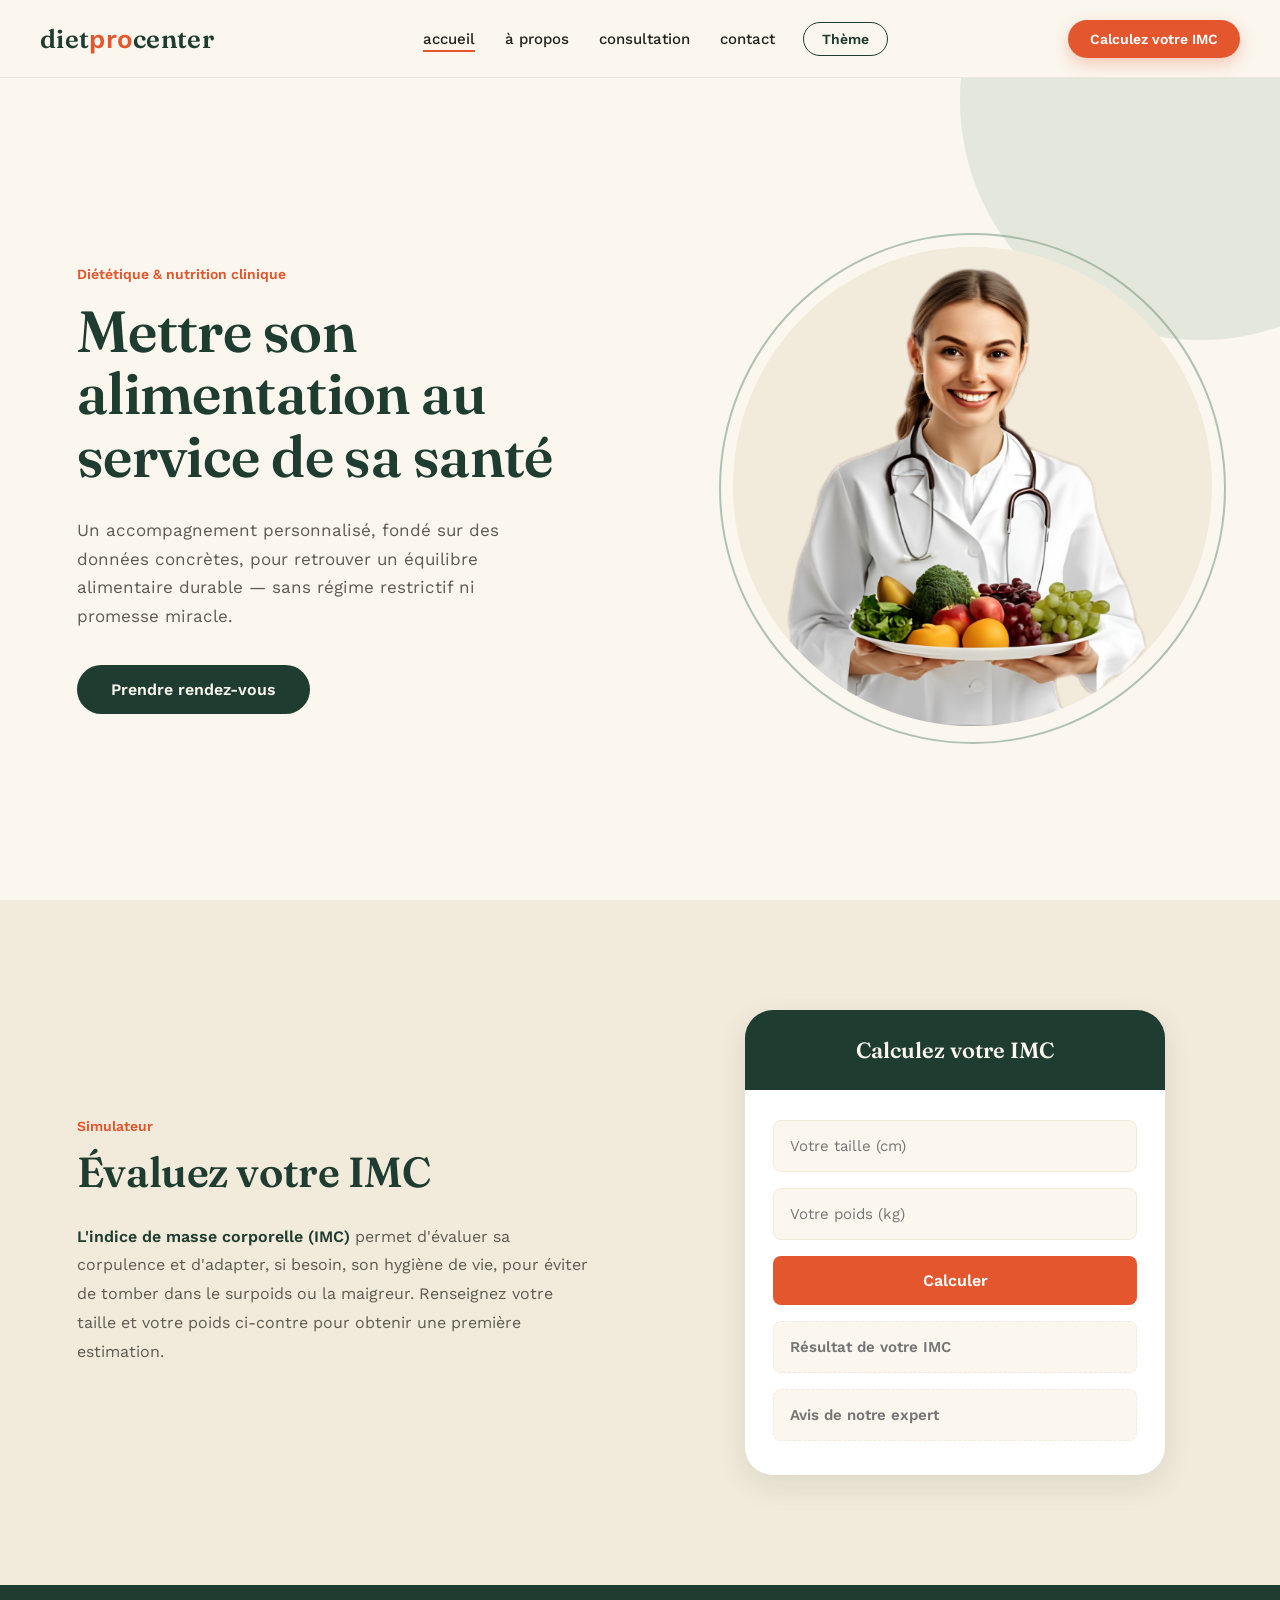
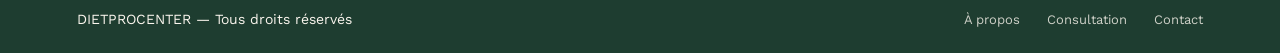
<file: index.html>
<!DOCTYPE html>
<html lang="fr">
<head>
    <meta charset="UTF-8">
    <meta name="viewport" content="width=device-width, initial-scale=1.0">
    <link rel="preconnect" href="https://fonts.googleapis.com">
    <link href="https://fonts.googleapis.com/css2?family=Fraunces:wght@500;600;700&family=Work+Sans:wght@400;500;600;700&display=swap" rel="stylesheet">
    <link rel="icon" type="image/png" href="icon/icon.png" />
    <link rel="stylesheet" href="css/style.css">
    <link rel="stylesheet" href="css/responsive.css">
    <title>DietProCenter — Nutrition &amp; suivi personnalisé</title>
</head>
<body>

    <nav>
        <a href="index.html" class="logo">diet<span>pro</span>center</a>
        <ul id="ul">
            <li><a href="index.html" class="is-current">accueil</a></li>
            <li><a href="a-propos.html">à propos</a></li>
            <li><a href="consultation.html">consultation</a></li>
            <li><a href="contact.html">contact</a></li>
            <li id="imc"><a href="#section2">calculez votre IMC</a></li>
            <li><button id="toggle-theme">Thème</button></li>
        </ul>
        <a href="#section2"><button class="btn_imc">Calculez votre IMC</button></a>
        <button id="btn_menu">
            <span></span>
            <span></span>
            <span></span>
        </button>
    </nav>

    <section class="section1">
        <div class="content">
            <div class="content_text">
                <span class="eyebrow">Diététique &amp; nutrition clinique</span>
                <h1>Mettre son alimentation au service de sa santé</h1>
                <p>Un accompagnement personnalisé, fondé sur des données concrètes, pour retrouver un équilibre alimentaire durable — sans régime restrictif ni promesse miracle.</p>
                <div class="btn_text"><a href="consultation.html"><button>Prendre rendez-vous</button></a></div>
            </div>
            <div class="content_img">
                <div class="img_frame">
                    <img src="images/photo.png" alt="Diététicienne présentant une assiette de fruits et légumes frais">
                </div>
            </div>
        </div>
    </section>

    <section class="section2" id="section2">
        <div class="content2_text reveal">
            <span class="eyebrow">Simulateur</span>
            <h1>Évaluez votre IMC</h1>
            <p><span>L'indice de masse corporelle (IMC)</span> permet d'évaluer sa corpulence et d'adapter, si besoin, son hygiène de vie, pour éviter de tomber dans le surpoids ou la maigreur. Renseignez votre taille et votre poids ci-contre pour obtenir une première estimation.</p>
        </div>
        <div class="form reveal">
            <div class="form_calcul">
                <div class="form_title">Calculez votre IMC</div>
                <div class="form_input_btn">
                    <input id="height" type="number" placeholder="Votre taille (cm)">
                    <input id="weight" type="number" placeholder="Votre poids (kg)">
                    <button onclick="calculateIMC()">Calculer</button>
                    <input id="result" readonly type="text" placeholder="Résultat de votre IMC">
                    <input id="advice" readonly type="text" placeholder="Avis de notre expert">
                </div>
            </div>
        </div>
    </section>

    <footer>
        <span>DIETPROCENTER — Tous droits réservés</span>
        <span class="foot-links">
            <a href="a-propos.html">À propos</a>
            <a href="consultation.html">Consultation</a>
            <a href="contact.html">Contact</a>
        </span>
    </footer>

    <script src="js/script.js"></script>
</body>
</html>
</file>
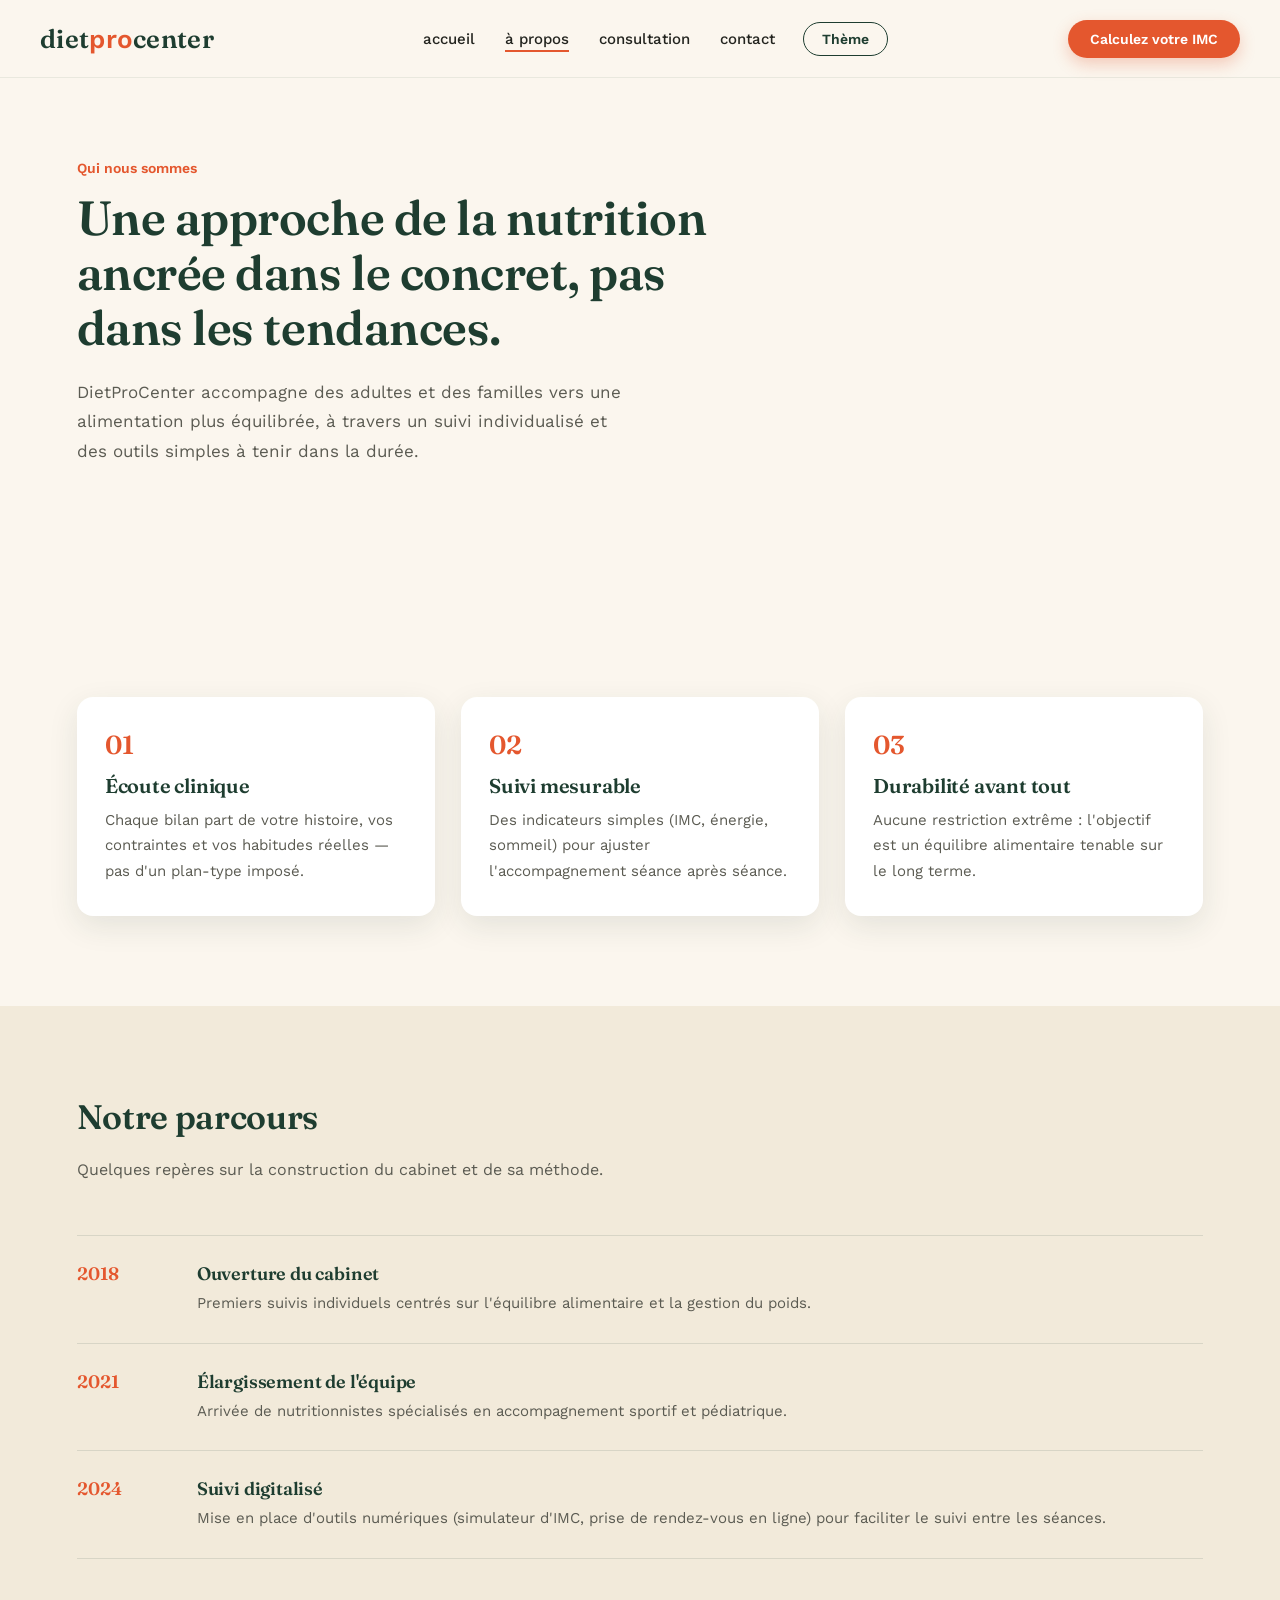
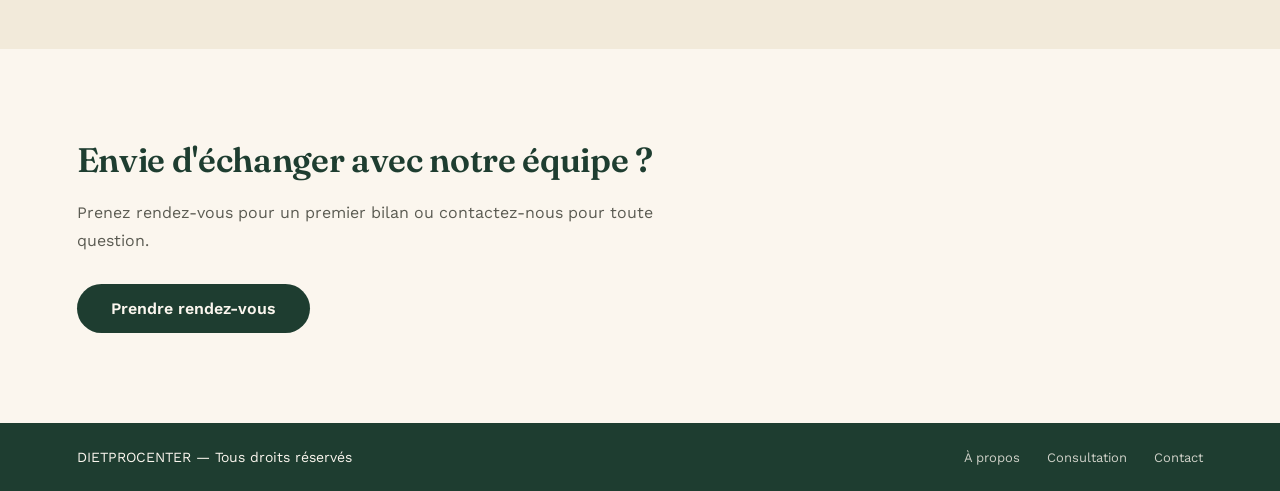
<file: a-propos.html>
<!DOCTYPE html>
<html lang="fr">
<head>
    <meta charset="UTF-8">
    <meta name="viewport" content="width=device-width, initial-scale=1.0">
    <link rel="preconnect" href="https://fonts.googleapis.com">
    <link href="https://fonts.googleapis.com/css2?family=Fraunces:wght@500;600;700&family=Work+Sans:wght@400;500;600;700&display=swap" rel="stylesheet">
    <link rel="icon" type="image/png" href="icon/icon.png" />
    <link rel="stylesheet" href="css/style.css">
    <link rel="stylesheet" href="css/responsive.css">
    <title>À propos — DietProCenter</title>
</head>
<body>

    <nav>
        <a href="index.html" class="logo">diet<span>pro</span>center</a>
        <ul id="ul">
            <li><a href="index.html">accueil</a></li>
            <li><a href="a-propos.html" class="is-current">à propos</a></li>
            <li><a href="consultation.html">consultation</a></li>
            <li><a href="contact.html">contact</a></li>
            <li id="imc"><a href="index.html#section2">calculez votre IMC</a></li>
            <li><button id="toggle-theme">Thème</button></li>
        </ul>
        <a href="index.html#section2"><button class="btn_imc">Calculez votre IMC</button></a>
        <button id="btn_menu">
            <span></span>
            <span></span>
            <span></span>
        </button>
    </nav>

    <section class="page-hero">
        <span class="eyebrow">Qui nous sommes</span>
        <h1>Une approche de la nutrition ancrée dans le concret, pas dans les tendances.</h1>
        <p>DietProCenter accompagne des adultes et des familles vers une alimentation plus équilibrée, à travers un suivi individualisé et des outils simples à tenir dans la durée.</p>
    </section>

    <section class="section-block">
        <div class="value-grid">
            <div class="value-card reveal">
                <div class="num">01</div>
                <h3>Écoute clinique</h3>
                <p>Chaque bilan part de votre histoire, vos contraintes et vos habitudes réelles — pas d'un plan-type imposé.</p>
            </div>
            <div class="value-card reveal">
                <div class="num">02</div>
                <h3>Suivi mesurable</h3>
                <p>Des indicateurs simples (IMC, énergie, sommeil) pour ajuster l'accompagnement séance après séance.</p>
            </div>
            <div class="value-card reveal">
                <div class="num">03</div>
                <h3>Durabilité avant tout</h3>
                <p>Aucune restriction extrême : l'objectif est un équilibre alimentaire tenable sur le long terme.</p>
            </div>
        </div>
    </section>

    <section class="section-block alt">
        <h2 class="reveal">Notre parcours</h2>
        <p class="lede reveal">Quelques repères sur la construction du cabinet et de sa méthode.</p>
        <div class="timeline reveal">
            <div class="timeline-item">
                <div class="year">2018</div>
                <div>
                    <h3>Ouverture du cabinet</h3>
                    <p>Premiers suivis individuels centrés sur l'équilibre alimentaire et la gestion du poids.</p>
                </div>
            </div>
            <div class="timeline-item">
                <div class="year">2021</div>
                <div>
                    <h3>Élargissement de l'équipe</h3>
                    <p>Arrivée de nutritionnistes spécialisés en accompagnement sportif et pédiatrique.</p>
                </div>
            </div>
            <div class="timeline-item">
                <div class="year">2024</div>
                <div>
                    <h3>Suivi digitalisé</h3>
                    <p>Mise en place d'outils numériques (simulateur d'IMC, prise de rendez-vous en ligne) pour faciliter le suivi entre les séances.</p>
                </div>
            </div>
        </div>
    </section>

    <section class="section-block">
        <h2 class="reveal">Envie d'échanger avec notre équipe ?</h2>
        <p class="lede reveal">Prenez rendez-vous pour un premier bilan ou contactez-nous pour toute question.</p>
        <div class="btn_text reveal" style="margin-top: 28px;">
            <a href="consultation.html"><button style="background-color: var(--primary); color: var(--bg); padding: 15px 34px; font-size: 16px; font-weight: 600; border-radius: 28px; border: none; cursor: pointer;">Prendre rendez-vous</button></a>
        </div>
    </section>

    <footer>
        <span>DIETPROCENTER — Tous droits réservés</span>
        <span class="foot-links">
            <a href="a-propos.html">À propos</a>
            <a href="consultation.html">Consultation</a>
            <a href="contact.html">Contact</a>
        </span>
    </footer>

    <script src="js/script.js"></script>
</body>
</html>
</file>
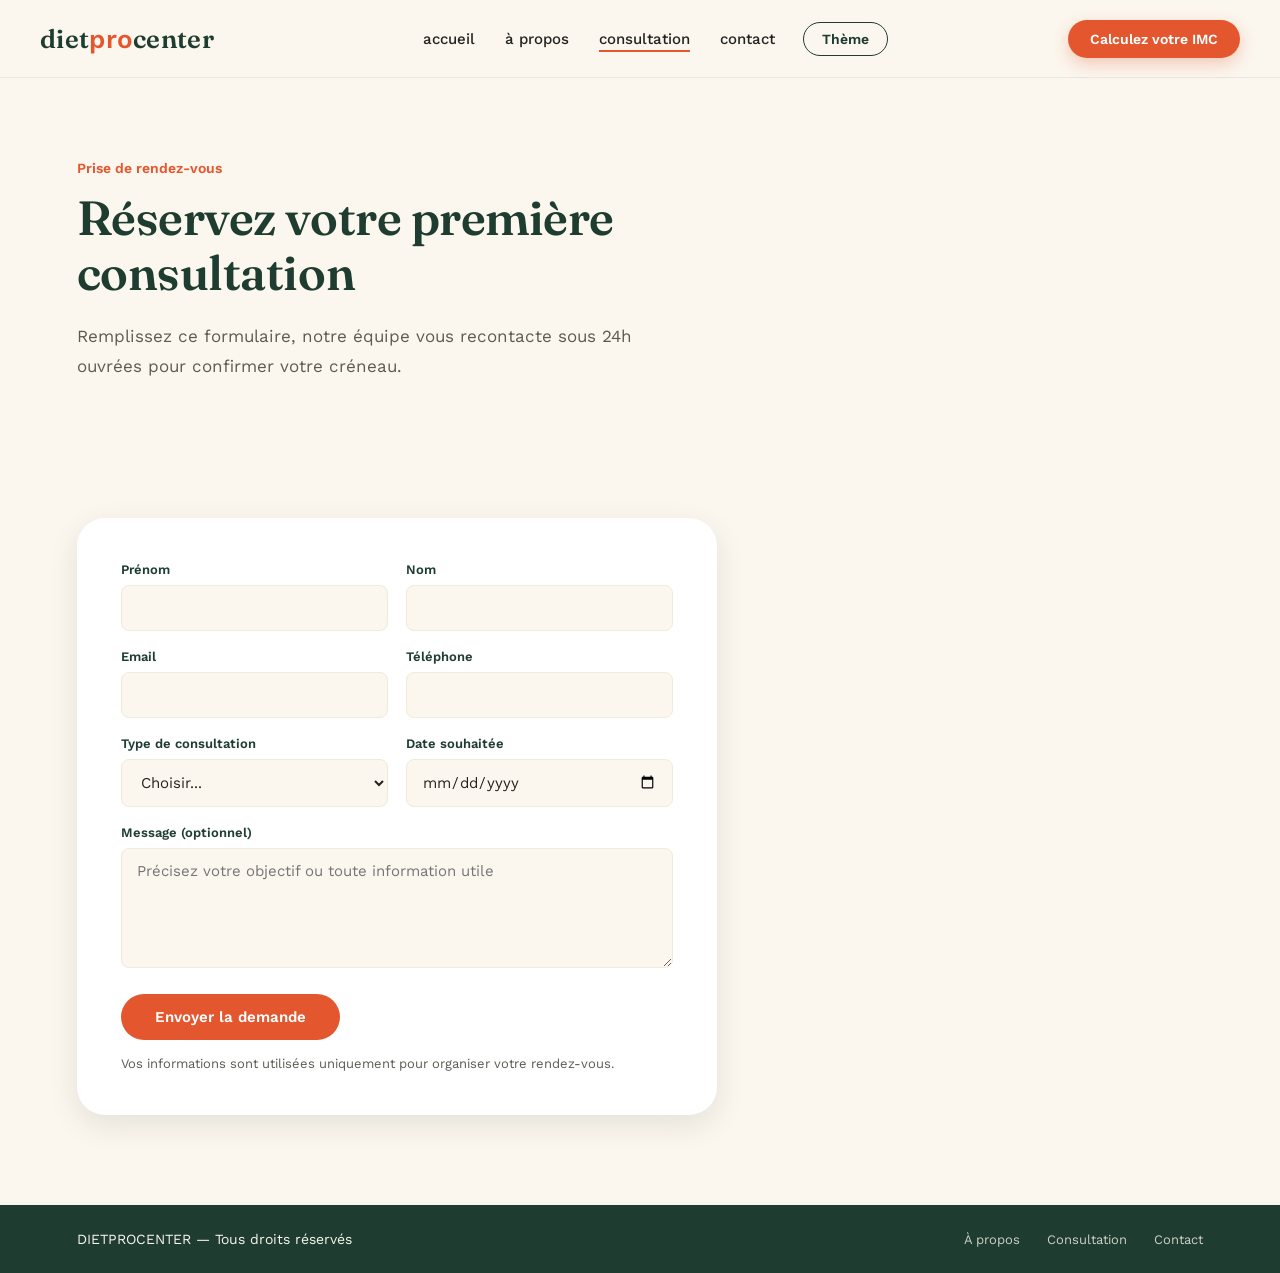
<file: consultation.html>
<!DOCTYPE html>
<html lang="fr">
<head>
    <meta charset="UTF-8">
    <meta name="viewport" content="width=device-width, initial-scale=1.0">
    <link rel="preconnect" href="https://fonts.googleapis.com">
    <link href="https://fonts.googleapis.com/css2?family=Fraunces:wght@500;600;700&family=Work+Sans:wght@400;500;600;700&display=swap" rel="stylesheet">
    <link rel="icon" type="image/png" href="icon/icon.png" />
    <link rel="stylesheet" href="css/style.css">
    <link rel="stylesheet" href="css/responsive.css">
    <title>Consultation — DietProCenter</title>
</head>
<body>

    <nav>
        <a href="index.html" class="logo">diet<span>pro</span>center</a>
        <ul id="ul">
            <li><a href="index.html">accueil</a></li>
            <li><a href="a-propos.html">à propos</a></li>
            <li><a href="consultation.html" class="is-current">consultation</a></li>
            <li><a href="contact.html">contact</a></li>
            <li id="imc"><a href="index.html#section2">calculez votre IMC</a></li>
            <li><button id="toggle-theme">Thème</button></li>
        </ul>
        <a href="index.html#section2"><button class="btn_imc">Calculez votre IMC</button></a>
        <button id="btn_menu">
            <span></span>
            <span></span>
            <span></span>
        </button>
    </nav>

    <section class="page-hero">
        <span class="eyebrow">Prise de rendez-vous</span>
        <h1>Réservez votre première consultation</h1>
        <p>Remplissez ce formulaire, notre équipe vous recontacte sous 24h ouvrées pour confirmer votre créneau.</p>
    </section>

    <section class="section-block" style="padding-top: 0;">
        <form id="consultation-form" class="form-card reveal">
            <div class="form-row">
                <div class="field">
                    <label for="c-firstname">Prénom</label>
                    <input id="c-firstname" name="firstname" type="text" required>
                </div>
                <div class="field">
                    <label for="c-lastname">Nom</label>
                    <input id="c-lastname" name="lastname" type="text" required>
                </div>
            </div>
            <div class="form-row">
                <div class="field">
                    <label for="c-email">Email</label>
                    <input id="c-email" name="email" type="email" required>
                </div>
                <div class="field">
                    <label for="c-phone">Téléphone</label>
                    <input id="c-phone" name="phone" type="tel" required>
                </div>
            </div>
            <div class="form-row">
                <div class="field">
                    <label for="c-type">Type de consultation</label>
                    <select id="c-type" name="consultation_type" required>
                        <option value="">Choisir...</option>
                        <option value="bilan_initial">Bilan initial</option>
                        <option value="suivi">Séance de suivi</option>
                        <option value="sportif">Nutrition sportive</option>
                        <option value="pediatrique">Suivi pédiatrique</option>
                    </select>
                </div>
                <div class="field">
                    <label for="c-date">Date souhaitée</label>
                    <input id="c-date" name="preferred_date" type="date" required>
                </div>
            </div>
            <div class="form-row single">
                <div class="field">
                    <label for="c-message">Message (optionnel)</label>
                    <textarea id="c-message" name="message" placeholder="Précisez votre objectif ou toute information utile"></textarea>
                </div>
            </div>
            <button type="submit" class="form-submit">Envoyer la demande</button>
            <p class="form-note">Vos informations sont utilisées uniquement pour organiser votre rendez-vous.</p>
            <div class="form-status"></div>
        </form>
    </section>

    <footer>
        <span>DIETPROCENTER — Tous droits réservés</span>
        <span class="foot-links">
            <a href="a-propos.html">À propos</a>
            <a href="consultation.html">Consultation</a>
            <a href="contact.html">Contact</a>
        </span>
    </footer>

    <script src="js/script.js"></script>
</body>
</html>
</file>
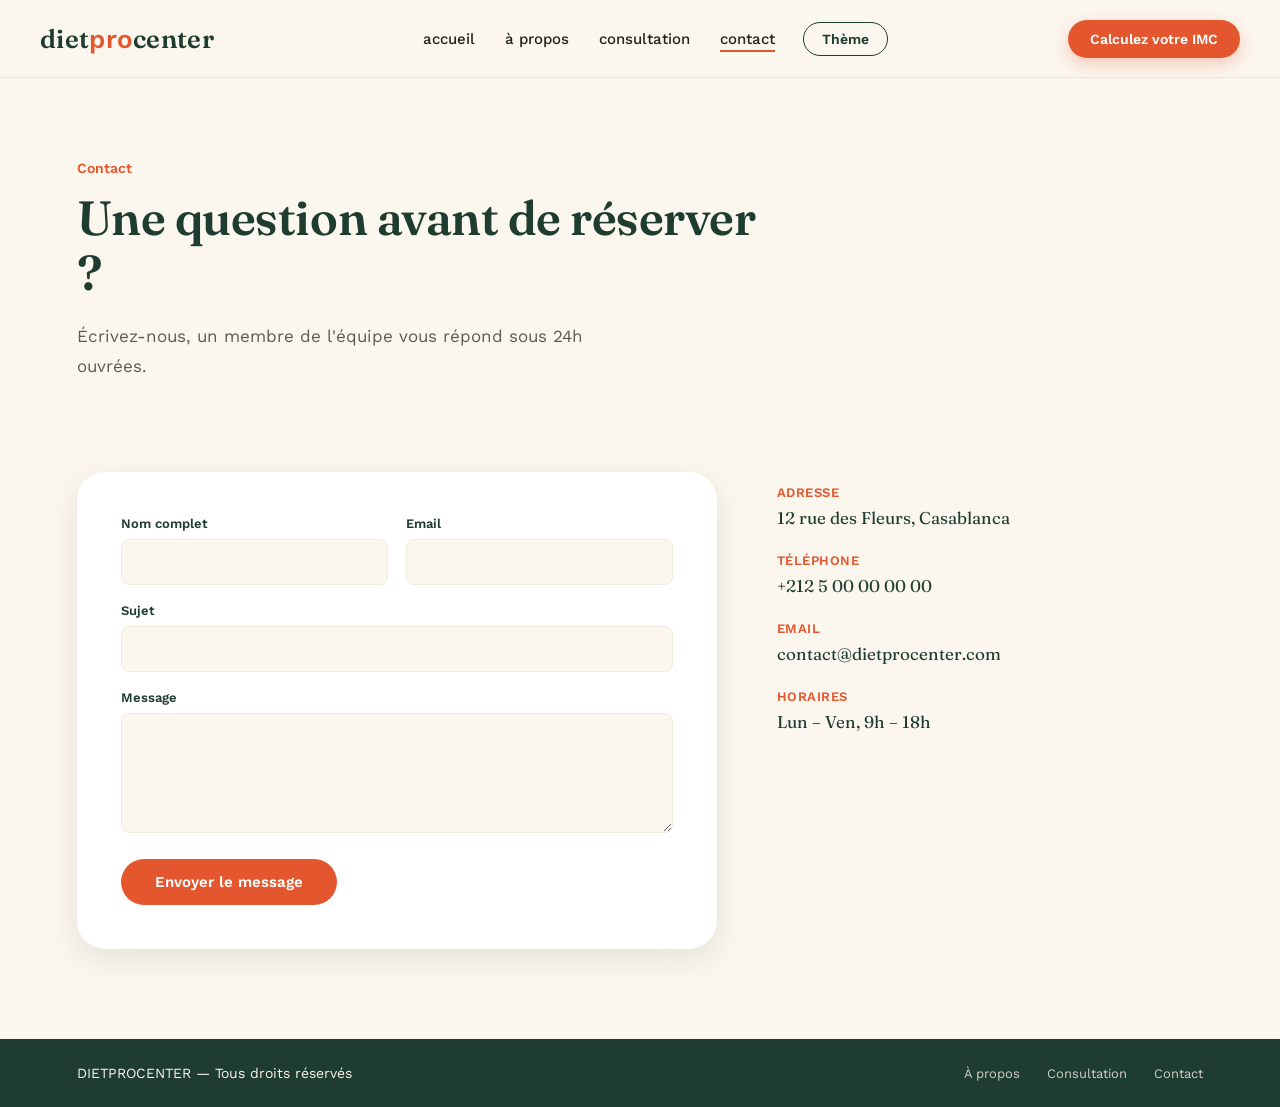
<file: contact.html>
<!DOCTYPE html>
<html lang="fr">
<head>
    <meta charset="UTF-8">
    <meta name="viewport" content="width=device-width, initial-scale=1.0">
    <link rel="preconnect" href="https://fonts.googleapis.com">
    <link href="https://fonts.googleapis.com/css2?family=Fraunces:wght@500;600;700&family=Work+Sans:wght@400;500;600;700&display=swap" rel="stylesheet">
    <link rel="icon" type="image/png" href="icon/icon.png" />
    <link rel="stylesheet" href="css/style.css">
    <link rel="stylesheet" href="css/responsive.css">
    <title>Contact — DietProCenter</title>
</head>
<body>

    <nav>
        <a href="index.html" class="logo">diet<span>pro</span>center</a>
        <ul id="ul">
            <li><a href="index.html">accueil</a></li>
            <li><a href="a-propos.html">à propos</a></li>
            <li><a href="consultation.html">consultation</a></li>
            <li><a href="contact.html" class="is-current">contact</a></li>
            <li id="imc"><a href="index.html#section2">calculez votre IMC</a></li>
            <li><button id="toggle-theme">Thème</button></li>
        </ul>
        <a href="index.html#section2"><button class="btn_imc">Calculez votre IMC</button></a>
        <button id="btn_menu">
            <span></span>
            <span></span>
            <span></span>
        </button>
    </nav>

    <section class="page-hero">
        <span class="eyebrow">Contact</span>
        <h1>Une question avant de réserver ?</h1>
        <p>Écrivez-nous, un membre de l'équipe vous répond sous 24h ouvrées.</p>
    </section>

    <section class="section-block" style="padding-top: 0;">
        <div class="contact-wrap">
            <form id="contact-form" class="form-card reveal">
                <div class="form-row">
                    <div class="field">
                        <label for="ct-name">Nom complet</label>
                        <input id="ct-name" name="name" type="text" required>
                    </div>
                    <div class="field">
                        <label for="ct-email">Email</label>
                        <input id="ct-email" name="email" type="email" required>
                    </div>
                </div>
                <div class="form-row single">
                    <div class="field">
                        <label for="ct-subject">Sujet</label>
                        <input id="ct-subject" name="subject" type="text" required>
                    </div>
                </div>
                <div class="form-row single">
                    <div class="field">
                        <label for="ct-message">Message</label>
                        <textarea id="ct-message" name="message" required></textarea>
                    </div>
                </div>
                <button type="submit" class="form-submit">Envoyer le message</button>
                <div class="form-status"></div>
            </form>

            <div class="info-list reveal">
                <div class="info-item">
                    <span class="label">Adresse</span>
                    <p>12 rue des Fleurs, Casablanca</p>
                </div>
                <div class="info-item">
                    <span class="label">Téléphone</span>
                    <p>+212 5 00 00 00 00</p>
                </div>
                <div class="info-item">
                    <span class="label">Email</span>
                    <p>contact@dietprocenter.com</p>
                </div>
                <div class="info-item">
                    <span class="label">Horaires</span>
                    <p>Lun – Ven, 9h – 18h</p>
                </div>
            </div>
        </div>
    </section>

    <footer>
        <span>DIETPROCENTER — Tous droits réservés</span>
        <span class="foot-links">
            <a href="a-propos.html">À propos</a>
            <a href="consultation.html">Consultation</a>
            <a href="contact.html">Contact</a>
        </span>
    </footer>

    <script src="js/script.js"></script>
</body>
</html>
</file>
<file: css/style.css>
*{
    margin: 0;
    padding: 0;
    box-sizing: border-box;
    font-family: 'Work Sans', 'Segoe UI', Arial, sans-serif;
    -webkit-tap-highlight-color: transparent;
}

:root{
    --cream:        #FBF6EE;
    --cream-deep:    #F2EADA;
    --forest:        #1E3D30;
    --forest-soft:   #2E5644;
    --sage:          #7CA087;
    --coral:         #E4572E;
    --coral-deep:    #C7431E;
    --ink:           #23241F;

    --bg:            var(--cream);
    --bg-alt:        var(--cream-deep);
    --surface:       #FFFFFF;
    --text:          var(--ink);
    --text-soft:     #5B5B52;
    --accent:        var(--coral);
    --accent-deep:   var(--coral-deep);
    --primary:       var(--forest);
    --primary-soft:  var(--forest-soft);

    --radius-sm: 8px;
    --radius-md: 16px;
    --radius-lg: 28px;
    --shadow-soft: 0 10px 30px rgba(30, 61, 48, 0.10);
    --ease: cubic-bezier(.4,0,.2,1);
}

:root.dark{
    --bg:            #16261F;
    --bg-alt:        #1D3226;
    --surface:       #1D3226;
    --text:          #F3EEE1;
    --text-soft:     #C9C4B4;
    --accent:        #F0764A;
    --accent-deep:   #E4572E;
    --primary:       #F3EEE1;
    --primary-soft:  #CFE3D6;
    --shadow-soft: 0 10px 30px rgba(0, 0, 0, 0.35);
}

html{
    scroll-behavior: smooth;
}

body{
    background: var(--bg);
    color: var(--text);
    transition: background .4s var(--ease), color .4s var(--ease);
    overflow-x: hidden;
}

a{ color: inherit; }

h1, h2, h3{
    font-family: 'Fraunces', Georgia, serif;
    font-weight: 600;
    color: var(--primary);
    letter-spacing: -0.01em;
}

/* ---------- Reveal-on-scroll (single, restrained device) ---------- */
.reveal{
    opacity: 0;
    transform: translateY(18px);
    transition: opacity .7s var(--ease), transform .7s var(--ease);
}
.reveal.is-visible{
    opacity: 1;
    transform: translateY(0);
}
@media (prefers-reduced-motion: reduce){
    .reveal{ opacity: 1; transform: none; transition: none; }
    *{ animation: none !important; }
}

/* ==========================================================================
   NAV
   ========================================================================== */
nav{
    width: 100%;
    background-color: var(--bg);
    height: 78px;
    padding: 0 40px;
    display: flex;
    justify-content: space-between;
    align-items: center;
    position: fixed;
    top: 0; left: 0; right: 0;
    z-index: 2000;
    border-bottom: 1px solid rgba(30,61,48,0.08);
    transition: background-color .4s var(--ease), border-color .4s var(--ease);
}
.logo{
    text-decoration: none;
    color: var(--primary);
    font-size: 26px;
    font-weight: 600;
    letter-spacing: 0.3px;
    font-family: 'Fraunces', serif;
}
.logo span{ color: var(--accent); }

nav ul{
    display: flex;
    list-style: none;
    align-items: center;
}
nav ul li a{
    text-decoration: none;
    color: var(--text);
    font-size: 15px;
    font-weight: 500;
    margin-left: 30px;
    position: relative;
    padding-bottom: 4px;
}
nav ul li a::after{
    content: "";
    position: absolute;
    left: 0; bottom: 0;
    width: 0%;
    height: 2px;
    background: var(--accent);
    transition: width .3s var(--ease);
}
nav ul li a:hover::after{ width: 100%; }
nav ul li a.is-current::after{ width: 100%; }

nav ul li button{
    cursor: pointer;
    margin-left: 28px;
    background: none;
    color: var(--primary);
    border: 1.5px solid var(--primary);
    border-radius: 20px;
    font-size: 14px;
    font-weight: 600;
    padding: 8px 18px;
    transition: background .25s var(--ease), color .25s var(--ease);
}
nav ul li button:hover{
    background: var(--primary);
    color: var(--bg);
}
#imc{ display: none; }

.btn_imc{
    padding: 11px 22px;
    background-color: var(--accent);
    color: #fff;
    font-size: 14px;
    font-weight: 600;
    border: none;
    border-radius: 24px;
    cursor: pointer;
    transition: transform .25s var(--ease), background .25s var(--ease), box-shadow .25s var(--ease);
    box-shadow: 0 6px 16px rgba(228, 87, 46, 0.28);
}
.btn_imc:hover{
    background: var(--accent-deep);
    transform: translateY(-2px);
}

#btn_menu{
    display: none;
    appearance: none;
    border: none;
    background: none;
    cursor: pointer;
}
#btn_menu span{
    display: block;
    width: 28px;
    height: 2.5px;
    background-color: var(--primary);
    transform-origin: 0 0;
    transition: 0.3s var(--ease);
    margin-bottom: 6px;
    border-radius: 2px;
}

/* ==========================================================================
   SECTION 1 — HERO
   ========================================================================== */
.section1{
    background-color: var(--bg);
    width: 100%;
    min-height: 100vh;
    padding-top: 78px;
    position: relative;
    overflow: hidden;
}
.section1::before{
    content: "";
    position: absolute;
    top: -140px; right: -160px;
    width: 480px; height: 480px;
    border-radius: 50%;
    background: var(--sage);
    opacity: .18;
    z-index: 0;
}

.section1 .content{
    width: 100%;
    min-height: calc(100vh - 78px);
    display: flex;
    align-items: center;
    position: relative;
    z-index: 1;
}
.section1 .content .content_text{
    width: 52%;
    padding: 0 6% 0 6%;
}
.section1 .content .content_text .eyebrow{
    display: inline-block;
    color: var(--accent);
    font-weight: 600;
    font-size: 14px;
    margin-bottom: 18px;
    opacity: 0;
    animation: fadeUp .7s var(--ease) .1s forwards;
}
.section1 .content .content_text h1{
    font-size: 58px;
    line-height: 1.08;
    opacity: 0;
    animation: fadeUp .8s var(--ease) .25s forwards;
}
.section1 .content .content_text p{
    margin: 28px 0 34px;
    font-size: 17px;
    line-height: 1.7;
    color: var(--text-soft);
    max-width: 480px;
    opacity: 0;
    animation: fadeUp .8s var(--ease) .45s forwards;
}
.section1 .content .content_text .btn_text{
    opacity: 0;
    animation: fadeUp .8s var(--ease) .6s forwards;
}
.section1 .content .content_text button{
    background-color: var(--primary);
    color: var(--bg);
    padding: 15px 34px;
    font-size: 16px;
    font-weight: 600;
    border-radius: 28px;
    border: none;
    cursor: pointer;
    transition: transform .25s var(--ease), background .25s var(--ease);
}
.section1 .content .content_text button:hover{
    background: var(--primary-soft);
    transform: translateY(-2px);
}

@keyframes fadeUp{
    from{ opacity: 0; transform: translateY(16px); }
    to{ opacity: 1; transform: translateY(0); }
}

.section1 .content .content_img{
    width: 48%;
    display: flex;
    align-items: center;
    justify-content: center;
    position: relative;
}
.section1 .content .content_img .img_frame{
    position: relative;
    width: 78%;
    aspect-ratio: 1/1;
    opacity: 0;
    transform: scale(.94);
    animation: frameIn .9s var(--ease) .3s forwards;
}
@keyframes frameIn{
    to{ opacity: 1; transform: scale(1); }
}
.section1 .content .content_img .img_frame::after{
    content: "";
    position: absolute;
    inset: -14px;
    border: 2px solid var(--sage);
    border-radius: 50%;
    opacity: .6;
}
.section1 .content .content_img img{
    width: 100%;
    height: 100%;
    object-fit: cover;
    border-radius: 50%;
    background-color: var(--cream-deep);
}

/* ==========================================================================
   SECTION 2 — IMC
   ========================================================================== */
.section2{
    width: 100%;
    background: var(--bg-alt);
    padding: 110px 6%;
    display: flex;
    justify-content: space-between;
    align-items: center;
    gap: 60px;
}
.section2 .content2_text{
    width: 46%;
}
.section2 .content2_text .eyebrow{
    color: var(--accent);
    font-weight: 600;
    font-size: 14px;
    display: block;
    margin-bottom: 14px;
}
.section2 .content2_text h1{
    font-size: 42px;
    line-height: 1.15;
}
.section2 .content2_text p{
    margin: 26px 0 0;
    line-height: 1.8;
    font-size: 16px;
    color: var(--text-soft);
}
.section2 .content2_text p span{
    color: var(--primary);
    font-weight: 600;
    font-style: normal;
}

.section2 .form{
    width: 44%;
    display: flex;
    justify-content: center;
}
.section2 .form .form_calcul{
    background: var(--surface);
    width: 100%;
    max-width: 420px;
    border-radius: var(--radius-lg);
    box-shadow: var(--shadow-soft);
    overflow: hidden;
    transition: transform .3s var(--ease);
}
.section2 .form .form_calcul:hover{
    transform: translateY(-4px);
}
.section2 .form .form_calcul .form_title{
    background: var(--primary);
    color: var(--bg);
    font-weight: 600;
    font-size: 22px;
    width: 100%;
    padding: 26px 0;
    display: flex;
    align-items: center;
    justify-content: center;
    font-family: 'Fraunces', serif;
}
.section2 .form .form_calcul .form_input_btn{
    display: flex;
    flex-direction: column;
    align-items: center;
    width: 100%;
    padding: 30px 28px 34px;
    gap: 16px;
}
.section2 .form .form_calcul .form_input_btn input{
    width: 100%;
    height: 52px;
    padding: 0 16px;
    font-size: 15px;
    border: 1.5px solid var(--cream-deep);
    border-radius: var(--radius-sm);
    background: var(--bg);
    color: var(--text);
    transition: border-color .25s var(--ease);
}
.section2 .form .form_calcul .form_input_btn input:focus{
    outline: none;
    border-color: var(--sage);
}
.section2 .form .form_calcul .form_input_btn input[readonly]{
    font-weight: 600;
    color: var(--primary);
    border-style: dashed;
}
.section2 .form .form_calcul .form_input_btn button{
    cursor: pointer;
    font-size: 16px;
    background-color: var(--accent);
    color: #fff;
    font-weight: 600;
    border: none;
    border-radius: var(--radius-sm);
    padding: 15px 0;
    width: 100%;
    transition: background .25s var(--ease), transform .25s var(--ease);
}
.section2 .form .form_calcul .form_input_btn button:hover{
    background: var(--accent-deep);
    transform: translateY(-2px);
}

/* ==========================================================================
   Shared inner-page sections (about / consultation / contact)
   ========================================================================== */
.page-hero{
    padding: 160px 6% 90px;
    background: var(--bg);
    text-align: left;
}
.page-hero .eyebrow{
    color: var(--accent);
    font-weight: 600;
    font-size: 14px;
    display: block;
    margin-bottom: 14px;
}
.page-hero h1{
    font-size: 48px;
    max-width: 700px;
    line-height: 1.15;
}
.page-hero p{
    margin-top: 22px;
    max-width: 560px;
    color: var(--text-soft);
    font-size: 17px;
    line-height: 1.75;
}

.section-block{
    padding: 90px 6%;
}
.section-block.alt{
    background: var(--bg-alt);
}
.section-block h2{
    font-size: 34px;
    max-width: 640px;
}
.section-block > p.lede{
    margin-top: 18px;
    max-width: 620px;
    color: var(--text-soft);
    font-size: 16px;
    line-height: 1.8;
}

/* value grid (about page) */
.value-grid{
    display: grid;
    grid-template-columns: repeat(3, 1fr);
    gap: 26px;
    margin-top: 50px;
}
.value-card{
    background: var(--surface);
    border-radius: var(--radius-md);
    padding: 32px 28px;
    box-shadow: var(--shadow-soft);
    transition: transform .3s var(--ease);
}
.value-card:hover{
    transform: translateY(-5px);
}
.value-card .num{
    color: var(--accent);
    font-family: 'Fraunces', serif;
    font-size: 26px;
    font-weight: 600;
}
.value-card h3{
    margin-top: 12px;
    font-size: 20px;
}
.value-card p{
    margin-top: 10px;
    color: var(--text-soft);
    font-size: 15px;
    line-height: 1.7;
}

/* timeline (about) */
.timeline{
    margin-top: 50px;
    display: flex;
    flex-direction: column;
    gap: 0;
}
.timeline-item{
    display: flex;
    gap: 30px;
    padding: 26px 0;
    border-top: 1px solid rgba(30,61,48,0.12);
}
.timeline-item:last-child{ border-bottom: 1px solid rgba(30,61,48,0.12); }
.timeline-item .year{
    width: 90px;
    flex-shrink: 0;
    color: var(--accent);
    font-weight: 600;
    font-family: 'Fraunces', serif;
    font-size: 18px;
}
.timeline-item h3{ font-size: 18px; }
.timeline-item p{ margin-top: 6px; color: var(--text-soft); font-size: 15px; line-height: 1.7; }

/* forms (consultation / contact) */
.form-card{
    background: var(--surface);
    border-radius: var(--radius-lg);
    box-shadow: var(--shadow-soft);
    padding: 44px;
    max-width: 640px;
    margin-top: 46px;
}
.form-row{
    display: flex;
    gap: 18px;
    margin-bottom: 18px;
}
.form-row.single{ display: block; }
.field{
    flex: 1;
    display: flex;
    flex-direction: column;
}
.field label{
    font-size: 13px;
    font-weight: 600;
    color: var(--primary);
    margin-bottom: 8px;
}
.field input,
.field select,
.field textarea{
    border: 1.5px solid var(--cream-deep);
    background: var(--bg);
    border-radius: var(--radius-sm);
    padding: 13px 15px;
    font-size: 15px;
    color: var(--text);
    font-family: inherit;
    transition: border-color .25s var(--ease);
}
.field input:focus,
.field select:focus,
.field textarea:focus{
    outline: none;
    border-color: var(--sage);
}
.field textarea{ resize: vertical; min-height: 120px; }

.form-submit{
    margin-top: 8px;
    cursor: pointer;
    background: var(--accent);
    color: #fff;
    font-weight: 600;
    font-size: 15px;
    border: none;
    border-radius: 26px;
    padding: 14px 34px;
    transition: background .25s var(--ease), transform .25s var(--ease);
}
.form-submit:hover{
    background: var(--accent-deep);
    transform: translateY(-2px);
}

.form-note{
    margin-top: 16px;
    font-size: 13px;
    color: var(--text-soft);
}
.form-status{
    margin-top: 18px;
    padding: 14px 18px;
    border-radius: var(--radius-sm);
    font-size: 14px;
    display: none;
}
.form-status.show{ display: block; }
.form-status.ok{ background: rgba(124,160,135,0.18); color: var(--forest); }
.form-status.err{ background: rgba(228,87,46,0.14); color: var(--coral-deep); }

/* info list (contact page) */
.info-list{
    margin-top: 46px;
    display: flex;
    flex-direction: column;
    gap: 22px;
}
.info-list .info-item .label{
    font-size: 13px;
    font-weight: 600;
    color: var(--accent);
    text-transform: uppercase;
    letter-spacing: .04em;
}
.info-list .info-item p{
    margin-top: 6px;
    font-size: 17px;
    color: var(--primary);
    font-family: 'Fraunces', serif;
}

.contact-wrap{
    display: flex;
    gap: 60px;
    align-items: flex-start;
}
.contact-wrap .form-card{ margin-top: 0; flex: 1.2; }
.contact-wrap .info-list{ flex: .8; margin-top: 10px; }

/* footer */
footer{
    background-color: var(--primary);
    color: var(--bg);
    width: 100%;
    padding: 26px 6%;
    display: flex;
    justify-content: space-between;
    align-items: center;
    font-size: 14px;
}
footer .foot-links a{
    text-decoration: none;
    color: var(--bg);
    opacity: .8;
    margin-left: 22px;
    font-size: 13px;
}
footer .foot-links a:hover{ opacity: 1; }
</file>
<file: css/responsive.css>
@media (max-width: 990px){
    #btn_menu{ display: block; }
    #btn_menu.active span:nth-child(1){ transform: rotate(45deg); }
    #btn_menu.active span:nth-child(2){ opacity: 0; }
    #btn_menu.active span:nth-child(3){ transform: rotate(-45deg) translate(1px,-1px); }

    #imc{ display: block; }
    .btn_imc{ display: none; }

    nav ul{
        display: none;
        flex-direction: column;
        align-items: flex-start;
        padding: 26px 24px;
        position: fixed;
        top: 78px;
        right: 0;
        width: 70%;
        max-width: 320px;
        border-radius: 0 0 0 var(--radius-md);
        background-color: var(--surface);
        box-shadow: var(--shadow-soft);
        z-index: 100;
    }
    nav ul.is-active{
        display: flex;
        animation: menu .4s var(--ease);
    }
    nav ul li{
        display: block;
        width: 100%;
        margin: 10px 0;
    }
    nav ul li a{ margin-left: 0; }
    nav ul li button{ margin-left: 0; width: 100%; }

    .section1 .content{
        flex-direction: column-reverse;
        padding-top: 30px;
        min-height: auto;
    }
    .section1 .content .content_text,
    .section1 .content .content_img{
        width: 100%;
    }
    .section1 .content .content_text{
        padding: 40px 8%;
        text-align: center;
    }
    .section1 .content .content_text p{ margin-left: auto; margin-right: auto; }
    .section1 .content .content_text h1{ font-size: 46px; }
    .section1 .content .content_img .img_frame{ width: 60%; }

    .section2{
        flex-direction: column;
        padding: 80px 8%;
        gap: 50px;
    }
    .section2 .content2_text,
    .section2 .form{
        width: 100%;
    }
    .section2 .form{ justify-content: center; }

    .contact-wrap{
        flex-direction: column;
        gap: 40px;
    }

    footer{
        flex-direction: column;
        gap: 10px;
        text-align: center;
    }
    footer .foot-links a{ margin: 0 10px; }
}

@media (max-width: 760px){
    .section1 .content .content_text h1{ font-size: 36px; }
    .section1 .content .content_text p{ font-size: 16px; }
    .page-hero{ padding: 130px 6% 60px; }
    .page-hero h1{ font-size: 34px; }
    .section-block{ padding: 60px 6%; }
    .section-block h2{ font-size: 28px; }
    .value-grid{ grid-template-columns: 1fr; }
    .form-card{ padding: 28px; }
    .form-row{ flex-direction: column; gap: 0; }
    .timeline-item{ flex-direction: column; gap: 6px; }
}

@media (max-width: 480px){
    .section1 .content .content_text h1{ font-size: 30px; }
    .section2 .content2_text h1{ font-size: 30px; }
    .section2 .form .form_calcul .form_title{ font-size: 18px; }
}

@keyframes menu {
    from { transform: translateX(30px); opacity: 0; }
    to   { transform: translateX(0); opacity: 1; }
}
</file>
